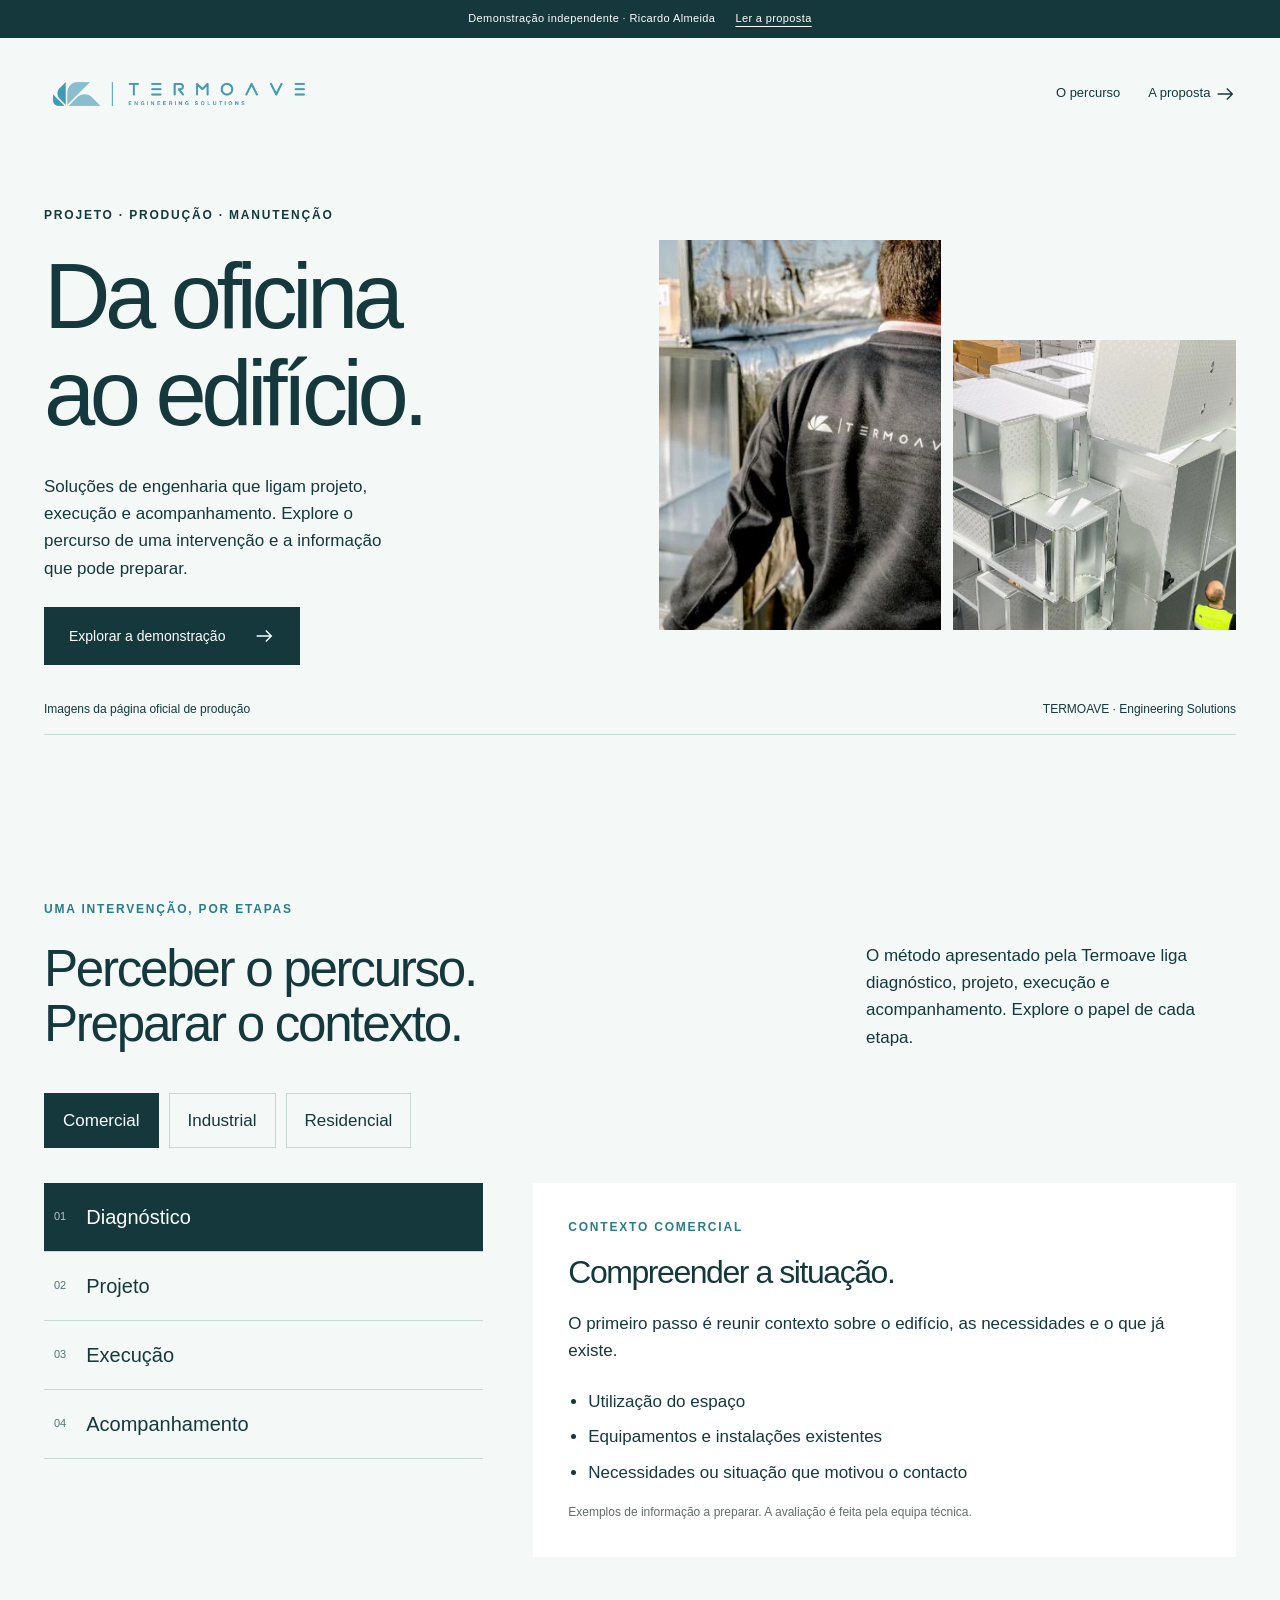
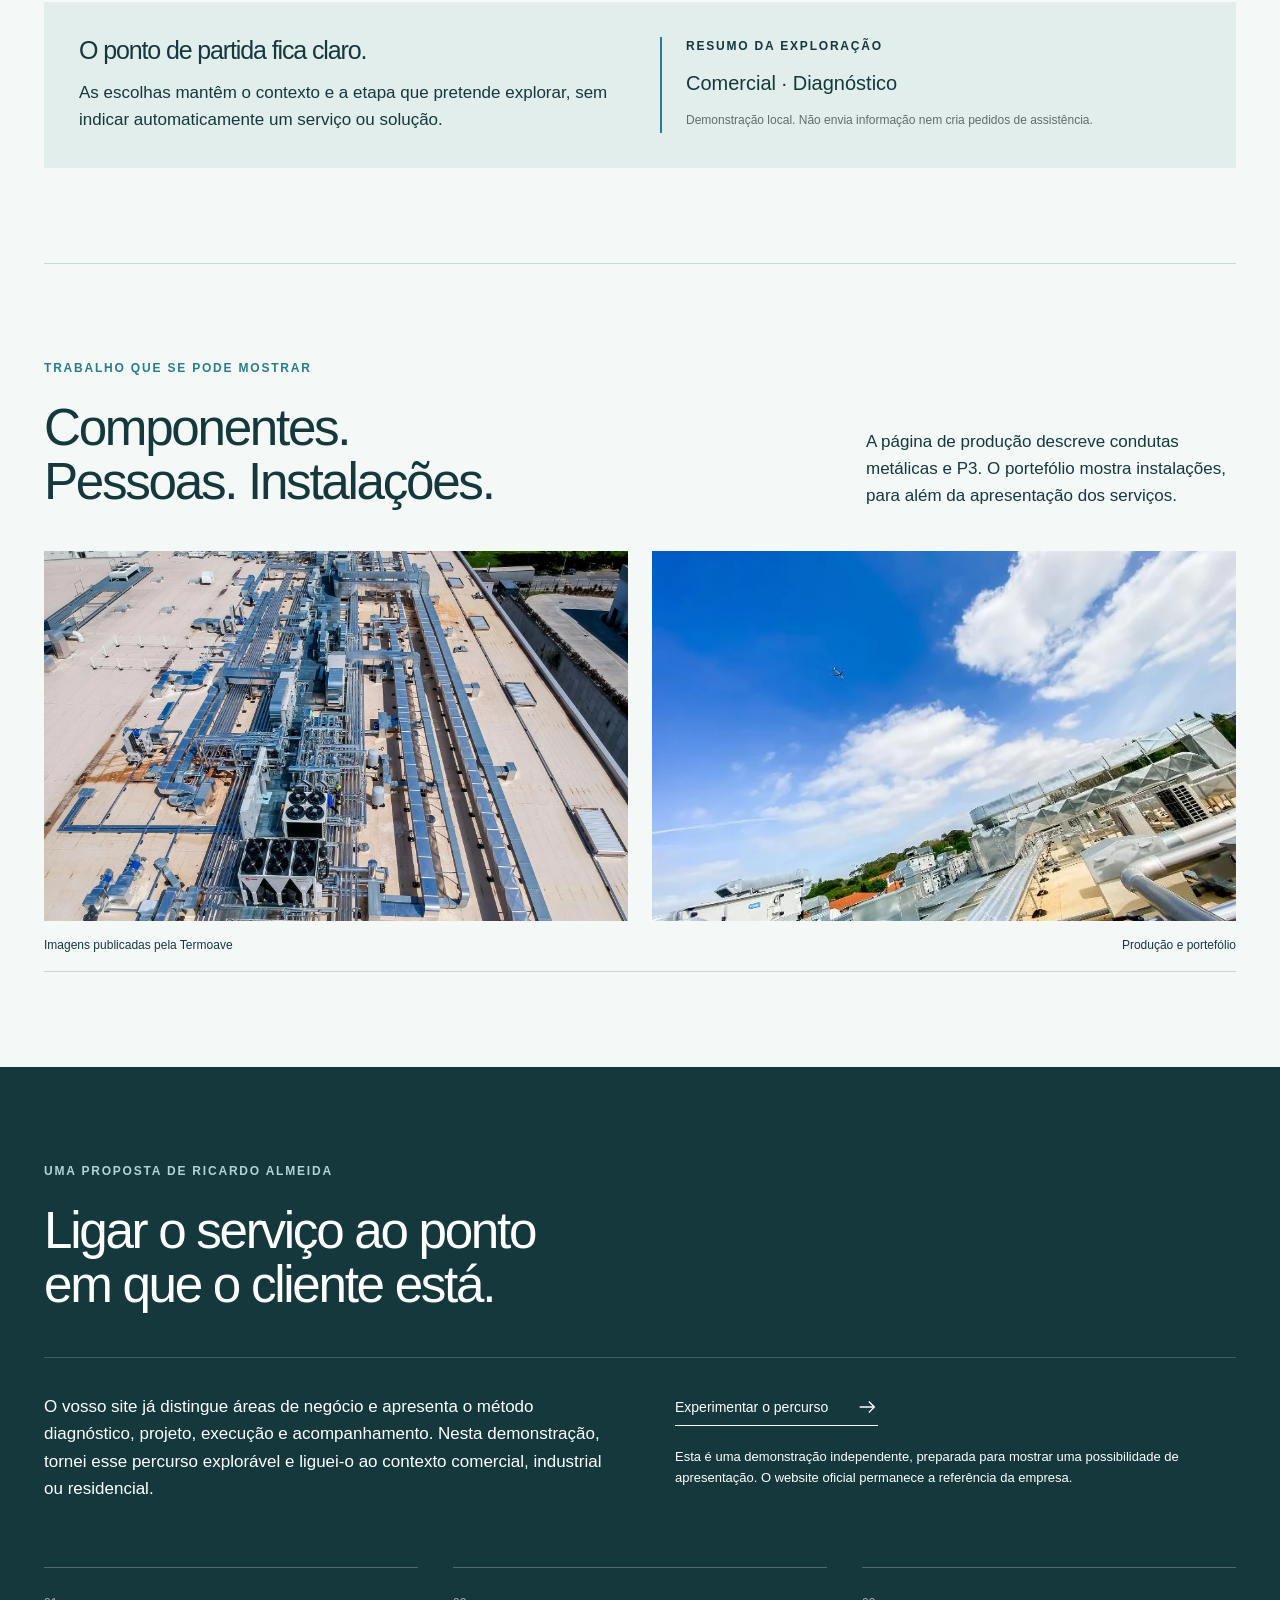
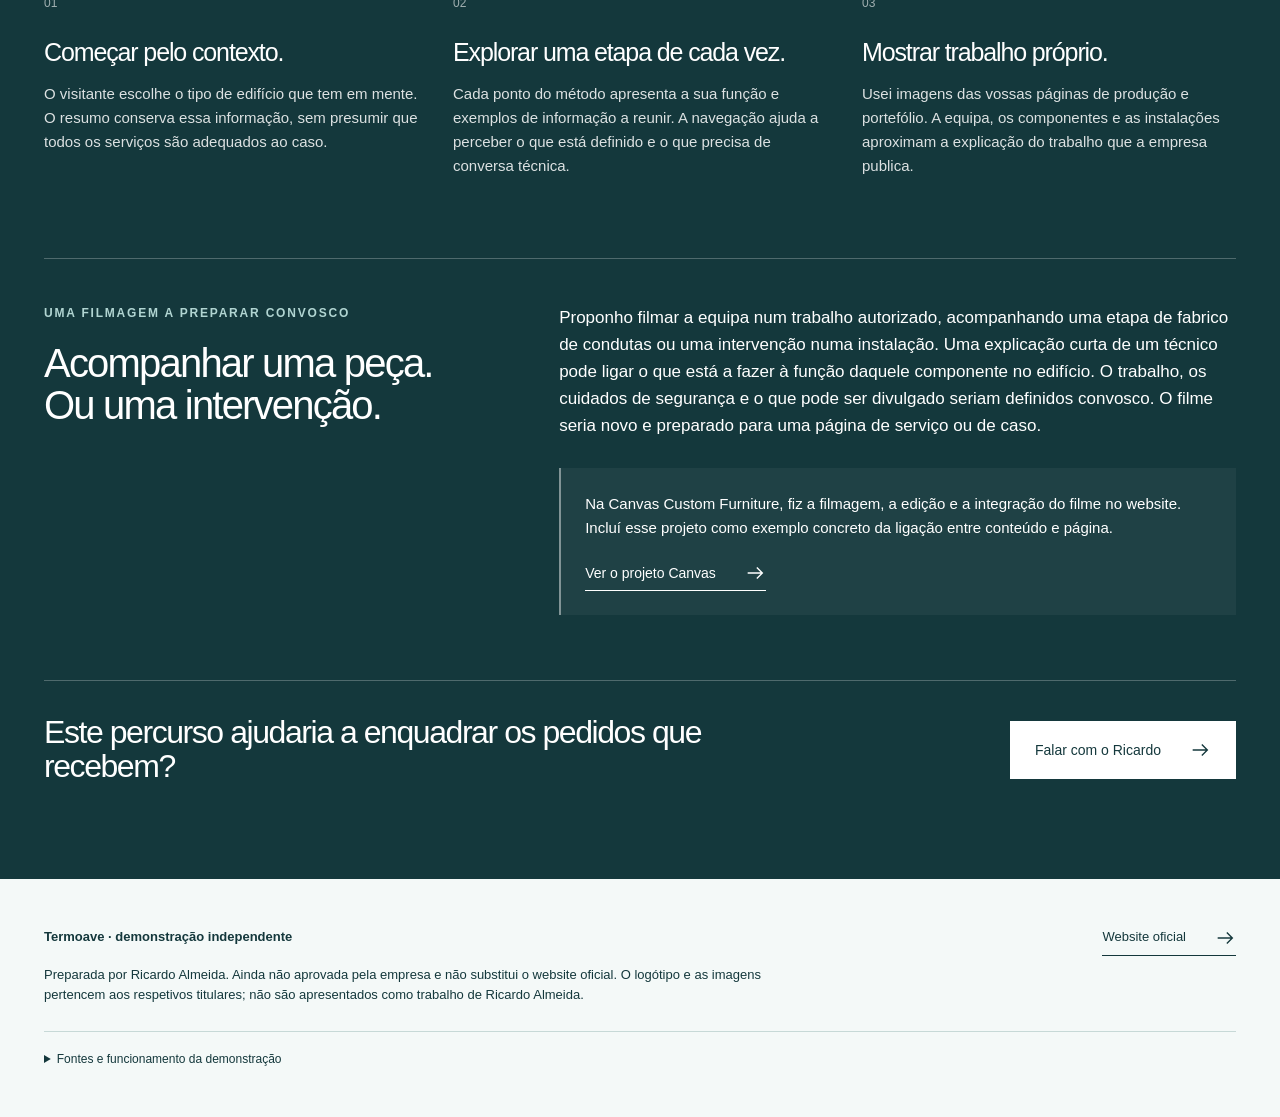
<file: index.html>
<!doctype html><html lang="pt-PT"><head><meta charset="utf-8"><meta name="viewport" content="width=device-width,initial-scale=1"><meta name="robots" content="noindex,nofollow"><meta name="description" content="Demonstração independente de Ricardo Almeida para Termoave. Percurso visual, explicação da proposta e ideia de filmagem."><title>Termoave · Proposta de Ricardo Almeida</title><link rel="stylesheet" href="style.css"><script src="app.js" defer></script></head><body class="termoave"><a class="skip" href="#conteudo">Saltar para o conteúdo</a><div class="demo"><span>Demonstração independente · Ricardo Almeida</span><a href="#proposta">Ler a proposta</a></div><header class="nav wrap"><a href="#" aria-label="Início da demonstração"><img src="assets/logo.png" alt="Termoave" class="logo" fetchpriority=high></a><nav aria-label="Navegação principal"><a href="#explorar">O percurso</a><a href="#proposta">A proposta <svg class="arrow" viewBox="0 0 24 24" aria-hidden="true"><path d="M4 12h16m-6-6 6 6-6 6"/></svg></a></nav></header><main id="conteudo"><section class="hero wrap"><div class="hero-title"><div><p class="eyebrow">Projeto · Produção · Manutenção</p><h1>Da oficina<br>ao edifício.</h1><div class="intro"><p>Soluções de engenharia que ligam projeto, execução e acompanhamento. Explore o percurso de uma intervenção e a informação que pode preparar.</p><a class="button" href="#explorar">Explorar a demonstração<svg class="arrow" viewBox="0 0 24 24" aria-hidden="true"><path d="M4 12h16m-6-6 6 6-6 6"/></svg></a></div></div><div class="technical-photos"><img src="assets/equipa.webp" alt="Colaborador Termoave numa imagem da página de produção" class="" fetchpriority=high><img src="assets/condutas.webp" alt="Componentes publicados na página de produção da Termoave" class="" fetchpriority=high></div></div><div class="caption"><span>Imagens da página oficial de produção</span><span>TERMOAVE · Engineering Solutions</span></div></section><section class="section wrap" id="explorar"><div class="section-head"><div><p class="eyebrow kicker">Uma intervenção, por etapas</p><h2>Perceber o percurso.<br>Preparar o contexto.</h2></div><p>O método apresentado pela Termoave liga diagnóstico, projeto, execução e acompanhamento. Explore o papel de cada etapa.</p></div>
<div class="tablist" role="group" aria-label="Contexto do edifício"><button data-context="Comercial" aria-pressed="true">Comercial</button><button data-context="Industrial" aria-pressed="false">Industrial</button><button data-context="Residencial" aria-pressed="false">Residencial</button></div>
<div class="process"><div class="process-nav" role="group" aria-label="Etapa do método"><button data-step="diagnostico" aria-pressed="true"><span>01</span>Diagnóstico</button><button data-step="projeto" aria-pressed="false"><span>02</span>Projeto</button><button data-step="execucao" aria-pressed="false"><span>03</span>Execução</button><button data-step="acompanhamento" aria-pressed="false"><span>04</span>Acompanhamento</button></div><div class="process-panel"><p class="eyebrow kicker" id="context-label">Contexto comercial</p><h3 id="step-title">Compreender a situação.</h3><p id="step-description">O primeiro passo é reunir contexto sobre o edifício, as necessidades e o que já existe.</p><ul id="step-list"><li>Utilização do espaço</li><li>Equipamentos e instalações existentes</li><li>Necessidades ou situação que motivou o contacto</li></ul><p class="quiet">Exemplos de informação a preparar. A avaliação é feita pela equipa técnica.</p></div></div>
<div class="local-tool"><div><h3>O ponto de partida fica claro.</h3><p>As escolhas mantêm o contexto e a etapa que pretende explorar, sem indicar automaticamente um serviço ou solução.</p></div><div class="summary"><p class="eyebrow">Resumo da exploração</p><output id="summary" aria-live="polite">Comercial · Diagnóstico</output><p class="quiet">Demonstração local. Não envia informação nem cria pedidos de assistência.</p></div></div></section>
<section class="section wrap"><div class="section-head"><div><p class="eyebrow kicker">Trabalho que se pode mostrar</p><h2>Componentes.<br>Pessoas. Instalações.</h2></div><p>A página de produção descreve condutas metálicas e P3. O portefólio mostra instalações, para além da apresentação dos serviços.</p></div><div class="photo-pair"><img src="assets/producao.webp" alt="Instalação técnica publicada na página de produção Termoave" class="" loading=lazy><img src="assets/instalacao.webp" alt="Instalação apresentada no portefólio oficial Termoave" class="" loading=lazy></div><div class="caption"><span>Imagens publicadas pela Termoave</span><span>Produção e portefólio</span></div></section><noscript><p class="nojs wrap">As escolhas da demonstração utilizam JavaScript. As informações e a proposta continuam disponíveis nesta página.</p></noscript><section class="section proposal" id="proposta"><div class="wrap"><p class="eyebrow">Uma proposta de Ricardo Almeida</p><h2>Ligar o serviço ao ponto<br>em que o cliente está.</h2><div class="proposal-lead"><p>O vosso site já distingue áreas de negócio e apresenta o método diagnóstico, projeto, execução e acompanhamento. Nesta demonstração, tornei esse percurso explorável e liguei-o ao contexto comercial, industrial ou residencial.</p><div><a class="text-link" href="#explorar">Experimentar o percurso<svg class="arrow" viewBox="0 0 24 24" aria-hidden="true"><path d="M4 12h16m-6-6 6 6-6 6"/></svg></a><p class="small" style="margin-top:20px">Esta é uma demonstração independente, preparada para mostrar uma possibilidade de apresentação. O website oficial permanece a referência da empresa.</p></div></div><div class="decisions"><article class="decision"><span>01</span><h3>Começar pelo contexto.</h3><p>O visitante escolhe o tipo de edifício que tem em mente. O resumo conserva essa informação, sem presumir que todos os serviços são adequados ao caso.</p></article><article class="decision"><span>02</span><h3>Explorar uma etapa de cada vez.</h3><p>Cada ponto do método apresenta a sua função e exemplos de informação a reunir. A navegação ajuda a perceber o que está definido e o que precisa de conversa técnica.</p></article><article class="decision"><span>03</span><h3>Mostrar trabalho próprio.</h3><p>Usei imagens das vossas páginas de produção e portefólio. A equipa, os componentes e as instalações aproximam a explicação do trabalho que a empresa publica.</p></article></div><div class="film"><div><p class="eyebrow">Uma filmagem a preparar convosco</p><h3>Acompanhar uma peça.<br>Ou uma intervenção.</h3></div><div><p>Proponho filmar a equipa num trabalho autorizado, acompanhando uma etapa de fabrico de condutas ou uma intervenção numa instalação. Uma explicação curta de um técnico pode ligar o que está a fazer à função daquele componente no edifício. O trabalho, os cuidados de segurança e o que pode ser divulgado seriam definidos convosco. O filme seria novo e preparado para uma página de serviço ou de caso.</p><div class="canvas-note"><p>Na Canvas Custom Furniture, fiz a filmagem, a edição e a integração do filme no website. Incluí esse projeto como exemplo concreto da ligação entre conteúdo e página.</p><a class="text-link" href="https://ricardoalmeidamedia.com/work/canvas-custom-furniture">Ver o projeto Canvas<svg class="arrow" viewBox="0 0 24 24" aria-hidden="true"><path d="M4 12h16m-6-6 6 6-6 6"/></svg></a></div></div></div><div class="proposal-cta"><h3>Este percurso ajudaria a enquadrar os pedidos que recebem?</h3><a class="button" href="https://wa.me/351918989790">Falar com o Ricardo<svg class="arrow" viewBox="0 0 24 24" aria-hidden="true"><path d="M4 12h16m-6-6 6 6-6 6"/></svg></a></div></div></section></main><footer class="footer wrap"><div class="footer-top"><div><p><strong>Termoave · demonstração independente</strong></p><p>Preparada por Ricardo Almeida. Ainda não aprovada pela empresa e não substitui o website oficial. O logótipo e as imagens pertencem aos respetivos titulares; não são apresentados como trabalho de Ricardo Almeida.</p></div><a class="text-link" href="https://www.termoave.com/">Website oficial<svg class="arrow" viewBox="0 0 24 24" aria-hidden="true"><path d="M4 12h16m-6-6 6 6-6 6"/></svg></a></div><details><summary>Fontes e funcionamento da demonstração</summary><p>Fontes públicas oficiais consultadas em 25 de outubro de 2026. <a href="fontes.html">Consultar fontes dos ficheiros e informações</a>.</p><p>As escolhas são temporárias e locais. Não se recolhem contactos, não há pedidos enviados, análise de visitas ou ligação a um sistema comercial. A filmagem descrita é uma proposta futura.</p></details></footer></body></html>
</file>
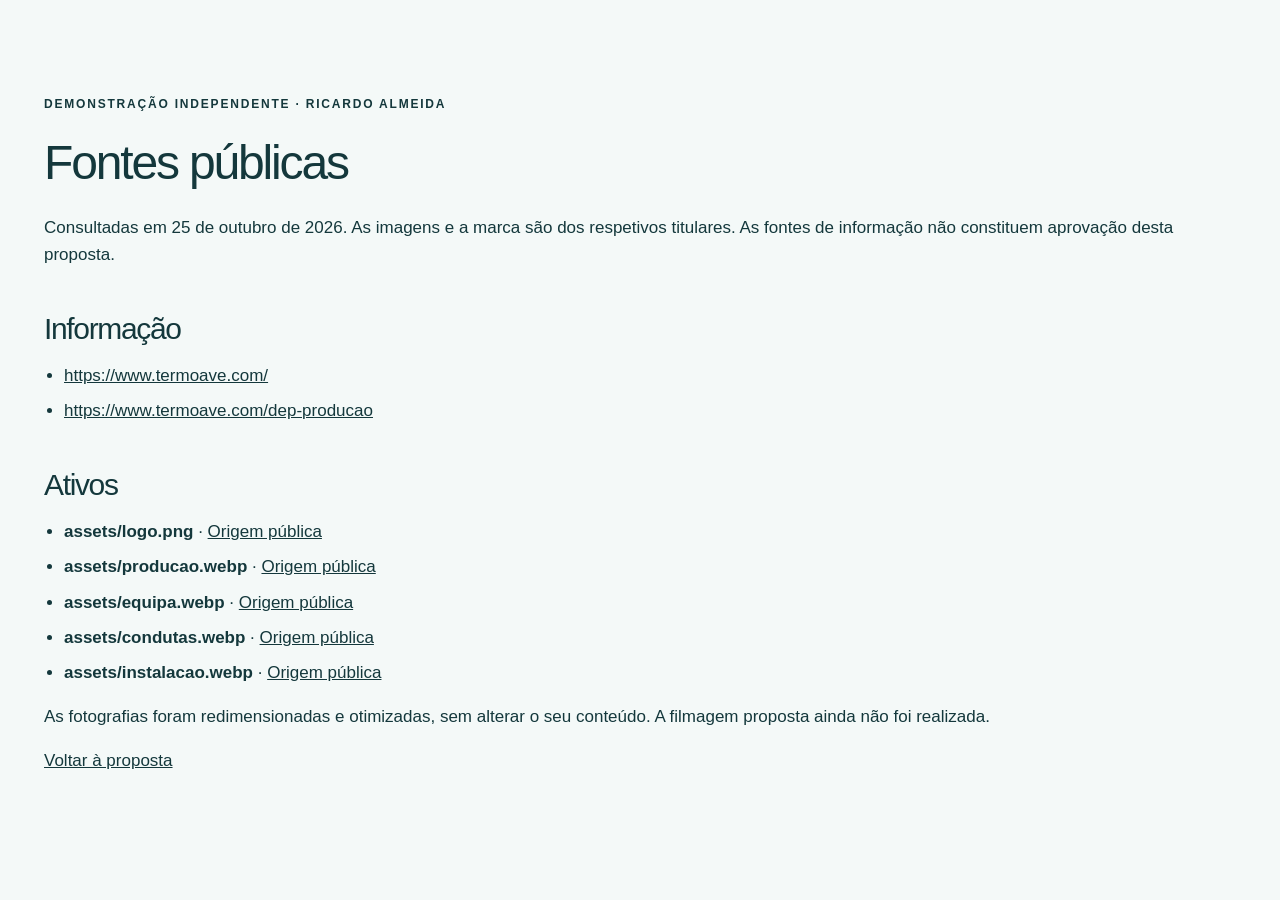
<file: fontes.html>
<!doctype html><html lang="pt-PT"><head><meta charset="utf-8"><meta name="viewport" content="width=device-width,initial-scale=1"><meta name="robots" content="noindex,nofollow"><title>Fontes · Termoave</title><link rel="stylesheet" href="style.css"></head><body class="termoave"><main class="wrap section"><p class="eyebrow">Demonstração independente · Ricardo Almeida</p><h1 style="font-size:48px;margin:25px 0">Fontes públicas</h1><p>Consultadas em 25 de outubro de 2026. As imagens e a marca são dos respetivos titulares. As fontes de informação não constituem aprovação desta proposta.</p><h2 style="font-size:30px;margin-top:45px">Informação</h2><ul><li><a href="https://www.termoave.com/">https://www.termoave.com/</a></li><li><a href="https://www.termoave.com/dep-producao">https://www.termoave.com/dep-producao</a></li></ul><h2 style="font-size:30px;margin-top:45px">Ativos</h2><ul><li><strong>assets/logo.png</strong> · <a href="https://www.termoave.com/web/image/website/18/logo/TERMOAVE?unique=564b0f1">Origem pública</a></li><li><strong>assets/producao.webp</strong> · <a href="https://www.termoave.com/web/image/260952-1f71d4ef/DJI_0346%281%29.jpg">Origem pública</a></li><li><strong>assets/equipa.webp</strong> · <a href="https://www.termoave.com/web/image/260951-105f569d/MLS_8482.jpg">Origem pública</a></li><li><strong>assets/condutas.webp</strong> · <a href="https://www.termoave.com/web/image/260955-bf13ab49/IMG_4018.jpg">Origem pública</a></li><li><strong>assets/instalacao.webp</strong> · <a href="https://www.termoave.com/web/image/41481-4479e5db/IMG_1322.jpeg">Origem pública</a></li></ul><p>As fotografias foram redimensionadas e otimizadas, sem alterar o seu conteúdo. A filmagem proposta ainda não foi realizada.</p><p><a href="index.html#proposta">Voltar à proposta</a></p></main></body></html>
</file>
<file: style.css>
:root{--ink:#17221a;--accent:#287f3a;--paper:#f6f6f0;--soft:#e9ede5;--line:#d3d8ce;--white:#fff;--font:Brand,Arial,sans-serif}
*{box-sizing:border-box}html{scroll-behavior:smooth;scroll-padding-top:24px}body{margin:0;background:var(--paper);color:var(--ink);font:400 17px/1.6 var(--font)}a{color:inherit;overflow-wrap:anywhere}button,select{font:inherit}button,a,select{-webkit-tap-highlight-color:transparent}button{cursor:pointer}button:focus-visible,a:focus-visible,select:focus-visible{outline:3px solid var(--accent);outline-offset:5px}img{display:block;max-width:100%;height:auto}h1,h2,h3,p{margin:0}h1,h2,h3{line-height:1.06;font-weight:500;letter-spacing:-.045em}h1{font-size:clamp(43px,5.7vw,88px)}h2{font-size:clamp(33px,4vw,58px)}h3{font-size:clamp(25px,2.5vw,35px)}p+p{margin-top:17px}.wrap{width:min(1240px,calc(100% - 88px));margin-inline:auto}.eyebrow{text-transform:uppercase;letter-spacing:.15em;font-size:12px;font-weight:600;line-height:1.5}.eyebrow+h1,.eyebrow+h2,.eyebrow+h3{margin-top:24px}.small{font-size:13px;line-height:1.65}.muted{color:#636d68}.demo{background:var(--ink);color:white;padding:10px 24px;display:flex;gap:20px;justify-content:center;align-items:center;font-size:11px;letter-spacing:.035em}.demo a{text-underline-offset:4px}.skip{position:absolute;left:16px;top:-80px;z-index:100}.skip:focus{top:12px;background:white;padding:15px}.nav{display:flex;align-items:center;justify-content:space-between;gap:20px;padding-top:30px;padding-bottom:30px}.logo{width:225px;height:52px;object-fit:contain;object-position:left}.nav nav{display:flex;gap:28px;font-size:13px}.nav nav a{text-decoration:none}.nav nav a:hover{text-decoration:underline;text-underline-offset:5px}.arrow{width:22px;height:22px;fill:none;stroke:currentColor;stroke-width:1.5;vertical-align:middle;flex-shrink:0}.button,.text-link{display:inline-flex;gap:28px;align-items:center;justify-content:space-between;text-decoration:none;font-size:14px;font-weight:500}.button{background:var(--ink);color:white;padding:17px 24px;border:1px solid var(--ink)}.button:hover{background:var(--accent);border-color:var(--accent)}.text-link{border-bottom:1px solid currentColor;padding-bottom:6px}.hero{padding:56px 0 70px}.hero-title{display:grid;grid-template-columns:1.5fr 1fr;gap:65px;align-items:end;margin-bottom:50px}.hero-title .intro{max-width:370px}.intro p{margin-bottom:25px}.hero-media{position:relative}.hero-media img{width:100%;height:510px;object-fit:cover}.caption{display:flex;justify-content:space-between;gap:20px;padding:15px 0;border-bottom:1px solid var(--line);font-size:12px}.section{padding:95px 0}.section-head{display:flex;justify-content:space-between;gap:60px;align-items:end;margin-bottom:42px}.section-head>p{max-width:370px}.kicker{color:var(--accent)}.section+.section{border-top:1px solid var(--line)}.tablist{display:flex;gap:10px;flex-wrap:wrap;margin:28px 0}.tablist button,.choice{border:1px solid var(--line);background:transparent;color:var(--ink);padding:13px 18px;text-align:left}.tablist button[aria-pressed=true],.choice[aria-pressed=true]{background:var(--ink);color:white;border-color:var(--ink)}.tablist button:hover,.choice:hover{border-color:var(--accent)}.case{display:grid;grid-template-columns:1.4fr 1fr;gap:48px;align-items:stretch}.case-image{position:relative;min-width:0}.case-image img{width:100%;height:470px;object-fit:cover}.case-text{padding:25px 0;display:flex;flex-direction:column;justify-content:center}.case-text h3{margin:20px 0}.case-text .text-link{align-self:flex-start;margin-top:25px}.pill{display:inline-flex;border:1px solid var(--line);font-size:11px;letter-spacing:.05em;text-transform:uppercase;padding:6px 10px;align-self:flex-start}.project-details{margin:24px 0;display:grid;grid-template-columns:1fr 1fr;gap:15px;font-size:13px}.project-details div{border-top:1px solid var(--line);padding-top:13px}.project-details strong{display:block;font-size:23px;letter-spacing:-.03em;font-weight:500}.local-tool{margin-top:45px;background:var(--soft);padding:35px;display:grid;grid-template-columns:1fr 1fr;gap:40px}.local-tool h3{font-size:25px;margin-bottom:15px}.choices{display:flex;gap:8px;flex-wrap:wrap}.choice{background:var(--paper);font-size:13px;padding:10px 14px}.summary{border-left:2px solid var(--accent);padding-left:24px;display:flex;flex-direction:column;gap:14px}.summary p{margin:0}.summary output{font-size:20px;line-height:1.4;display:block;overflow-wrap:anywhere}.quiet{font-size:12px;color:#646b68}.photo-pair{display:grid;grid-template-columns:1fr 1fr;gap:24px}.photo-pair img{width:100%;height:370px;object-fit:cover}.proposal{background:var(--ink);color:white}.proposal .eyebrow{color:#b9d5bf}.proposal .wrap>h2{max-width:760px;margin-bottom:35px}.proposal-lead{display:grid;grid-template-columns:1fr 1fr;gap:70px;margin-top:45px;padding-top:35px;border-top:1px solid #ffffff30}.proposal-lead p{max-width:650px}.decisions{display:grid;grid-template-columns:repeat(3,1fr);gap:35px;margin-top:65px}.decision{border-top:1px solid #ffffff40;padding-top:20px}.decision span{font-size:12px;opacity:.6}.decision h3{font-size:25px;margin:24px 0 16px}.decision p{font-size:15px;opacity:.85}.film{margin-top:80px;display:grid;grid-template-columns:.9fr 1.4fr;gap:80px;padding-top:45px;border-top:1px solid #ffffff40}.film h3{font-size:40px;margin-top:20px}.film .text-link{margin-top:22px}.canvas-note{background:#ffffff0c;padding:24px;border-left:2px solid #ffffff70;margin-top:28px;font-size:15px}.proposal-cta{display:flex;align-items:center;justify-content:space-between;gap:45px;margin-top:65px;padding-top:35px;border-top:1px solid #ffffff40}.proposal-cta h3{max-width:760px;font-size:32px}.proposal-cta .button{background:white;color:var(--ink);border-color:white;white-space:nowrap}.footer{padding:48px 0}.footer-top{display:flex;justify-content:space-between;gap:50px}.footer p{font-size:13px;max-width:760px}.footer details{border-top:1px solid var(--line);margin-top:25px;padding-top:18px;font-size:12px}.footer summary{cursor:pointer}.footer details p{margin-top:15px;font-size:12px}.footer .text-link{font-size:13px;white-space:nowrap;align-self:flex-start}select{width:100%;padding:13px;background:var(--paper);color:var(--ink);border:1px solid var(--line);margin-top:10px}label{display:block;font-size:14px}ul{padding-left:20px}li+li{margin-top:8px}.nojs{padding:20px;background:var(--soft)}
body.palhares .nav{background:var(--ink);color:white;width:100%;padding-inline:max(44px,calc((100vw - 1240px)/2))}.palhares .hero-media img{object-position:50% 45%}.palhares .case-text h3{font-size:44px}.palhares .hero h1{font-weight:400}.palhares .hero-media:before{content:"";position:absolute;left:0;top:0;width:8px;height:100%;background:#39b54a}.palhares .tablist{border-bottom:1px solid var(--line);gap:0}.palhares .tablist button{flex:1;border:0;border-bottom:3px solid transparent;padding:20px}.palhares .tablist button[aria-pressed=true]{background:transparent;color:var(--ink);border-bottom-color:var(--accent)}
body.atlantinivel{--ink:#062252;--accent:#245eb4;--paper:#f4f6f8;--soft:#e5ebf4;--line:#ccd5e0}.atlantinivel .hero{background:var(--ink);color:white;padding-top:70px}.atlantinivel .hero-title{grid-template-columns:1.1fr 1fr;align-items:center}.atlantinivel .hero-title img{height:500px;width:100%;object-fit:cover}.atlantinivel .hero .intro{max-width:490px;margin-top:30px}.atlantinivel .hero .button{background:white;color:var(--ink);border-color:white}.atlantinivel .hero .eyebrow{color:#b8cae4}.atlantinivel .hero-title{margin-bottom:0}.atlantinivel .case-image img{height:500px}.atlantinivel .proposal .eyebrow{color:#b5c9e6}.atlantinivel .metricbar{display:grid;grid-template-columns:repeat(3,1fr);gap:25px;border-top:1px solid #ffffff50;padding-top:30px;margin-top:40px}.metricbar strong{font-size:31px;line-height:1.2;font-weight:500;display:block}.metricbar span{font-size:12px}.atlantinivel .local-tool{grid-template-columns:1fr 1.2fr}.stage-list{margin-top:20px}
body.rebau{--ink:#07063d;--accent:#bd2525;--paper:#faf9f6;--soft:#eeeae5;--line:#d9d7d2}.rebau .logo{width:200px;height:56px;object-fit:contain;object-position:left}.rebau .hero-title{grid-template-columns:1.3fr 1fr}.rebau .hero h1{font-weight:500;font-size:clamp(43px,4.6vw,76px)}.rebau .hero-media img{height:490px;object-position:center}.rebau .hero-media:after{content:"";position:absolute;width:70px;height:70px;background:var(--accent);bottom:-20px;right:35px}.rebau .kicker{color:var(--accent)}.rebau .case{grid-template-columns:1fr 1fr;gap:70px}.rebau .case-image{background:#e7e4dd}.rebau .case-image img{height:530px;object-fit:contain}.rebau .proposal .eyebrow{color:#efbbb6}.rebau .tablist button[aria-pressed=true]{background:var(--accent);border-color:var(--accent)}.rebau .proposal h2{max-width:800px}.rebau .decision h3{font-size:23px}
body.termoave{--ink:#14383c;--accent:#297d88;--paper:#f4f9f8;--soft:#e1eeec;--line:#c7d9d7;--font:Arial,Helvetica,sans-serif}.termoave .logo{width:270px}.termoave .hero-title{grid-template-columns:1fr 1.05fr;align-items:center}.termoave .hero h1{font-size:clamp(56px,7.2vw,105px);letter-spacing:-.06em}.termoave .hero-title .intro{margin-top:30px}.technical-photos{display:grid;grid-template-columns:1fr 1fr;gap:12px;align-items:end}.technical-photos img{width:100%;object-fit:cover;height:390px}.technical-photos img+img{height:290px}.termoave .hero-title{margin-bottom:20px}.termoave .units{display:grid;grid-template-columns:repeat(3,1fr);gap:18px}.unit{border-top:2px solid var(--accent);padding-top:20px}.unit span{font-size:12px}.unit h3{margin:20px 0;font-size:28px}.unit p{font-size:15px}.process{display:grid;grid-template-columns:1fr 1.6fr;gap:50px;margin-top:35px}.process-nav{display:flex;flex-direction:column;gap:0}.process-nav button{text-align:left;border:0;border-bottom:1px solid var(--line);padding:18px 10px;background:none;color:var(--ink);display:flex;gap:20px;align-items:center;font-size:20px}.process-nav button[aria-pressed=true]{background:var(--ink);color:white}.process-nav button span{font-size:11px;opacity:.7}.process-panel{background:white;padding:35px}.process-panel h3{margin:20px 0}.process-panel ul{margin-top:24px}.termoave .proposal .eyebrow{color:#b1d5d2}.termoave .proposal h2{max-width:750px}
@media(max-width:900px){.wrap{width:calc(100% - 48px)}.nav nav{gap:16px}.hero-title{gap:35px}.hero-media img{height:420px}.section{padding:75px 0}.case{gap:30px}.proposal-lead,.film{gap:35px}.local-tool{padding:25px;gap:25px}.decisions{gap:22px}.atlantinivel .hero-title img{height:400px}.technical-photos img{height:310px}.technical-photos img+img{height:250px}.proposal-cta{flex-direction:column;align-items:flex-start}.process{gap:25px}.logo{width:200px}.termoave .logo{width:230px}}
@media(max-width:650px){body{font-size:16px}.wrap{width:calc(100% - 40px)}.demo{justify-content:space-between;padding:10px 20px;font-size:10px;gap:12px}.demo span{max-width:220px}.demo a{white-space:nowrap}.nav{padding:21px 0;align-items:center}.logo{width:180px;height:38px}.nav nav a:not(:last-child){display:none}.nav nav{font-size:12px}.palhares .nav{padding-inline:20px}.hero{padding:38px 0 42px}.hero-title,.atlantinivel .hero-title,.rebau .hero-title,.termoave .hero-title{grid-template-columns:1fr;gap:30px;margin-bottom:30px}.hero-title .intro{max-width:none}.hero-media img,.rebau .hero-media img{height:330px}.hero h1{font-size:46px;line-height:1.05}.eyebrow+h1,.eyebrow+h2{margin-top:17px}.section{padding:60px 0}.section-head{display:block;margin-bottom:25px}.section-head>p{margin-top:22px;max-width:none}.caption{font-size:11px;gap:20px}.caption span{max-width:60%}.tablist{gap:7px}.tablist button{font-size:13px;padding:12px}.case,.rebau .case{grid-template-columns:1fr;gap:10px}.case-image img,.atlantinivel .case-image img{height:310px}.case-text{padding:20px 0}.case-text h3,.palhares .case-text h3{font-size:34px;margin-top:15px}.local-tool,.atlantinivel .local-tool{grid-template-columns:1fr;padding:23px;gap:28px;margin-top:28px}.summary{padding-left:17px}.summary output{font-size:18px}.proposal-lead{grid-template-columns:1fr;gap:22px;margin-top:30px}.decisions{grid-template-columns:1fr;gap:32px;margin-top:45px}.decision h3{margin-top:16px}.decision p{font-size:15px}.film{grid-template-columns:1fr;gap:25px;margin-top:55px}.film h3{font-size:34px}.proposal-cta{margin-top:45px}.proposal-cta h3{font-size:28px}.footer-top{flex-direction:column;gap:25px}.footer{padding:35px 0}.palhares .tablist{flex-direction:column}.palhares .tablist button{text-align:left;padding:15px 10px}.atlantinivel .hero{padding-top:45px}.atlantinivel .hero-title img{height:310px}.metricbar strong{font-size:23px}.metricbar span{font-size:11px}.atlantinivel .metricbar{gap:15px;margin-top:25px}.rebau .logo{width:170px;height:48px}.rebau .hero-media:after{height:44px;width:44px;right:15px;bottom:-13px}.rebau .case-image img{height:400px}.termoave .logo{width:210px}.termoave .hero h1{font-size:66px}.technical-photos{grid-template-columns:1fr}.technical-photos img{height:auto;object-fit:contain}.technical-photos img+img{height:180px;object-fit:cover}.termoave .units{grid-template-columns:1fr;gap:30px}.process{grid-template-columns:1fr;gap:22px}.process-nav button{font-size:18px}.process-panel{padding:24px}.photo-pair{grid-template-columns:1fr}.photo-pair img{height:300px}.canvas-note{padding:20px}.button{padding:15px 20px}.proposal .wrap>h2{margin-bottom:25px}}
@media(prefers-reduced-motion:reduce){html{scroll-behavior:auto}*{transition:none!important}}
</file>
